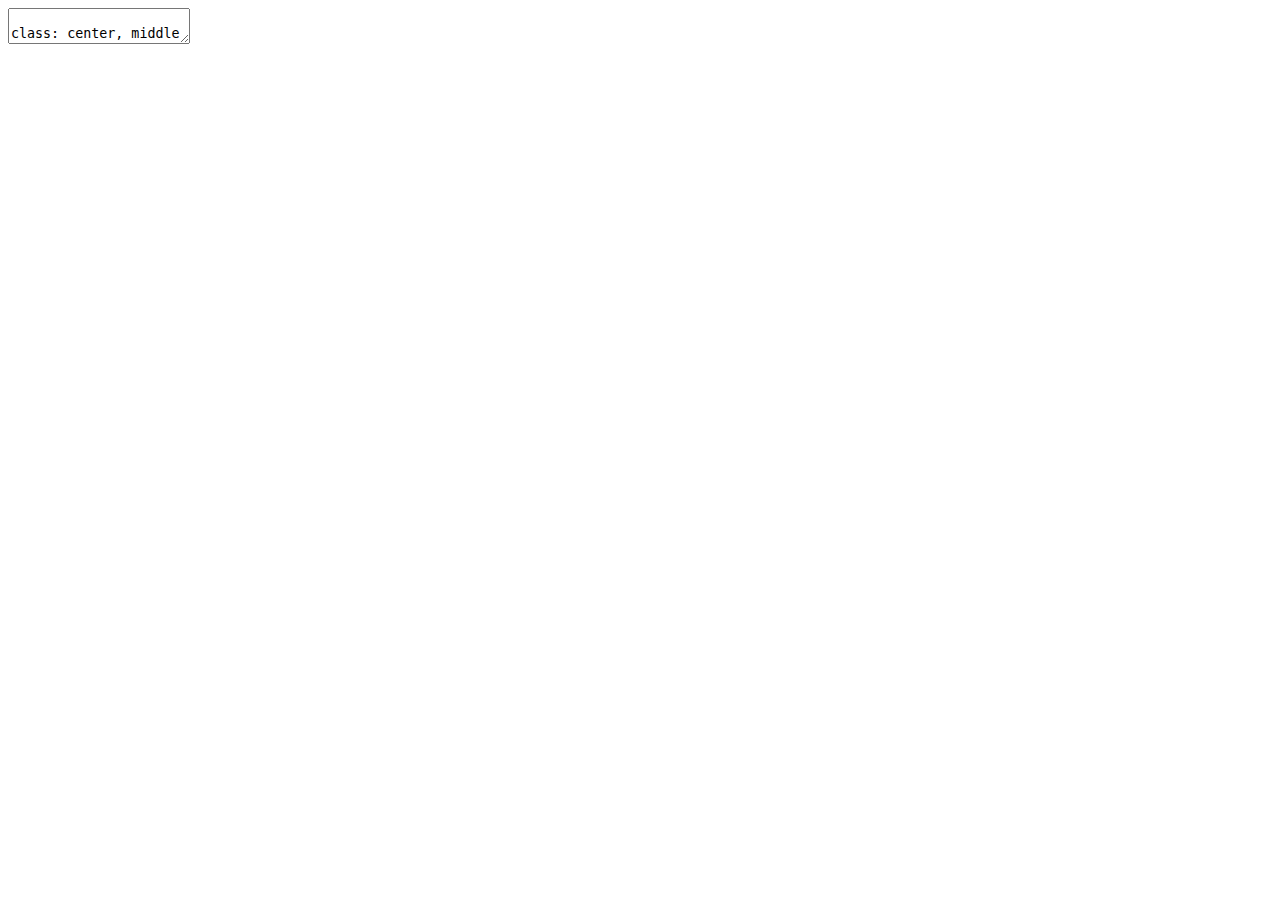
<file: pitch/index.html>
<!DOCTYPE html>
<html>
  <head>
    <meta charset="utf-8" />
    <title>Presentation Website Web Communication</title>
    <script src="https://remarkjs.com/downloads/remark-latest.min.js"></script>
  </head>
<style>

body {
    font-family: "Helvetica", "Arial", sans-serif;
    font-size: 20px;
}

.remark-slide-content {
    background: #f4f9ff;  
    color: #333;       
    padding: 2rem;
    font-size: 1.2em;
}

h1, h2, h3 {
    color: #003d75;   
}

ul li {
    margin: 0.4em 0;
}

.center, .middle {
    text-align: center;
}

pre, code {
    background: #ccc;
    border-radius: 4px;
    padding: 4px 6px;
}

hr {
    border: none;
    border-top: 2px solid #c3d4e6;
    margin: 1.5rem 0;
}

.tag-box {
  background: white;
  border: 1.5px solid #005EB8;
  border-radius: 6px;
  padding: 0.10em 0.10em;    
  margin: 0.4em 0.5em;          
  font-size: 0.70em;
  line-height: 1.35;        
  text-align: justify;    
  box-shadow: 0 1px 4px rgba(0, 94, 184, 0.08);
}

.info-box {
  background: rgba(0, 94, 184, 0.06);
  border-left: 3px solid #005EB8;
  padding: 0.6em 0.9em;
  margin: 0.4em 0.5em;
  font-size: 0.8em;
  line-height: 1.4;
  border-radius: 4px;
}

</style>

    <textarea id="source">

class: center, middle

# PROJECT 
# "Web Communication"

### <span style="font-size: 0.8em;">Folin Sara 59003A</span>  
### <span style="font-size: 0.8em;">University of Milan – Course "Web Communication" (2025/2026)</span>

---
.center[
# THE IDEA
]
The existing Studio SPP's webpage "https://www.studiosppsrl.it/home" shows several critical problems that affect both user experience and professional communication:
- **outdated layout** - design from early 2000s
- **limited visual hierarchy** - important info gets lost
- **inconsistent structure** - confusing navigation
- **irregular spacing** - unprofessional appearance


The idea behind the redesign was to create a **cleaner, more modern, and more user-friendly interface** that communicates reliability and clarity.

---
.center[
# TECHNOLOGY USED
]
<span style="font-size: 1.3em; font-weight: bold;">HTML</span> to structure the entire webpage and creating two html files: index.html as the main homepage and servizi/index.html as the services section 

.tag-box[
**Semantic structure:** `<header>`, `<nav>`, `<section>`, `<footer>`
]
.tag-box[
**Navigation with dropdown:** `<ul class="submenu">` nested inside `<li class="dropdown">`
]
.tag-box[
**Interactive links:** `<a href="tel:+390434873160">` 
for phone numbers `<a href="mailto:info@studiosppsrl.it">` for email
] 
.tag-box[
**Google Maps embed:** `<iframe>` for location display
]
.tag-box[
**Text formatting:** `<strong>`, `<em>`, `<i>`, `<b>` for emphasis `<ul>`, `<ol>`, `<li>` for lists
]

---

.center[
# TECHNOLOGY USED
]
<span style="font-size: 1.3em; font-weight: bold;">CSS</span> to style the page and define its visual identity, managing layout, colors, typography, spacing and responsive behavior.

.tag-box[
**Layout structure:** `display: flex`, `justify-content`, `align-items` for modern and flexible layouts
]

.tag-box[
**Responsive design:** `@media (max-width: 768px)` and `@media (max-width: 900px)` for mobile and tablet adaptation
]

.tag-box[
**Interactive navigation:** `.menu a::after` pseudo-element used to create an expanding underline animation on hover
]

.tag-box[
**Fixed elements:** `position: fixed` for the navigation bar and floating contact button
]

.tag-box[
**Transitions and effects:** `transition: 0.25s` applied to interactive elements for smoother user experience
]

---

.center[
# TECHNOLOGY USED
]
<span style="font-size: 1.3em; font-weight: bold;">JavaScript</span> to manage dynamic elements and user interaction, creating a floating contact button and an online request modal.

.tag-box[
**Dynamic DOM creation:** `document.createElement()` and `innerHTML` used to generate the floating button and contact modal directly via JavaScript
]

.tag-box[
**Event handling:** `addEventListener()` to manage button click, modal open/close and form submission
]

.tag-box[
**UX feedback:** timed confirmation message with `setTimeout()` and automatic reset of the form and interface
]

---
.center[
# LONG-TERM PLANS
]

In the long term, the goal is to **compare this data with the results generated through word-of-mouth communication.**

- transform it into a **measurable, data-driven** communication tool
- integrate **analytics tools** such as number of visitors, analyzing traffic sources, and measuring how long people stay on the page



    </textarea>

    <script>
      var slideshow = remark.create();
    </script>
  </body>
</html>
</file>
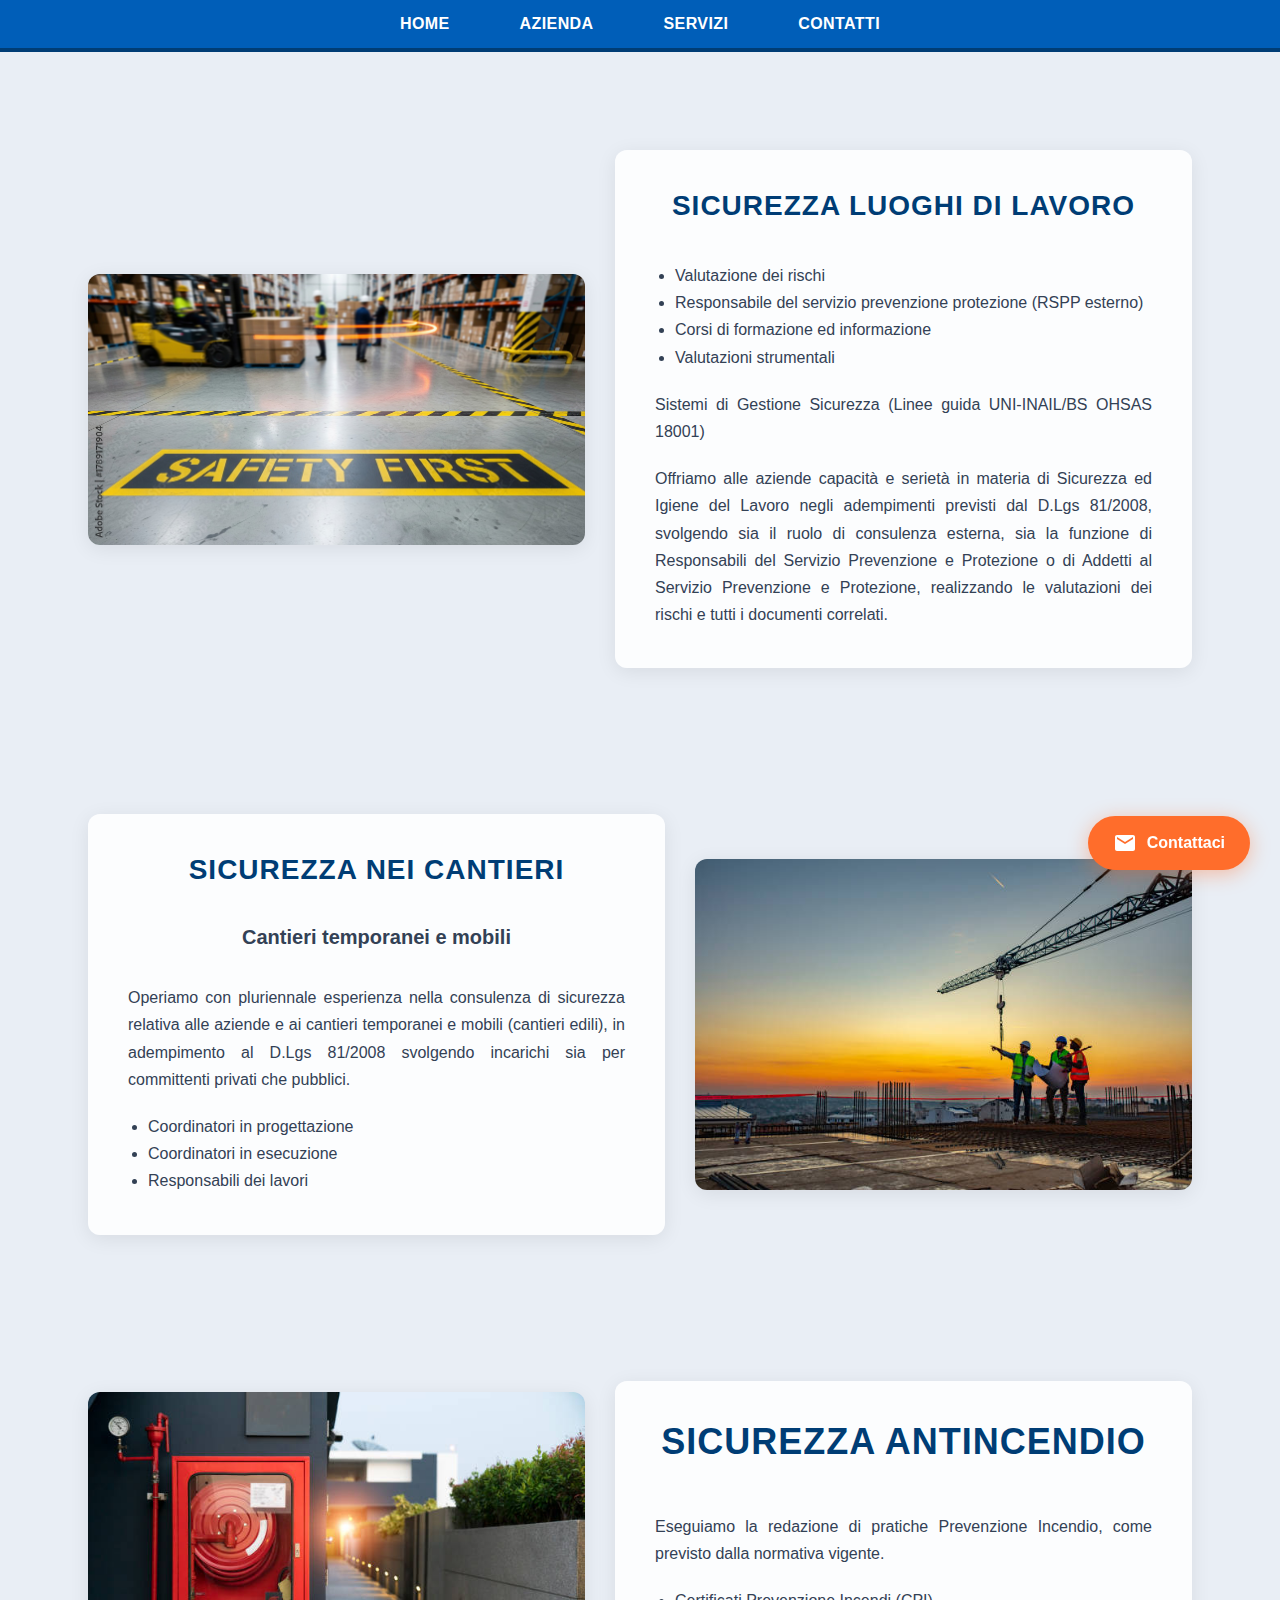
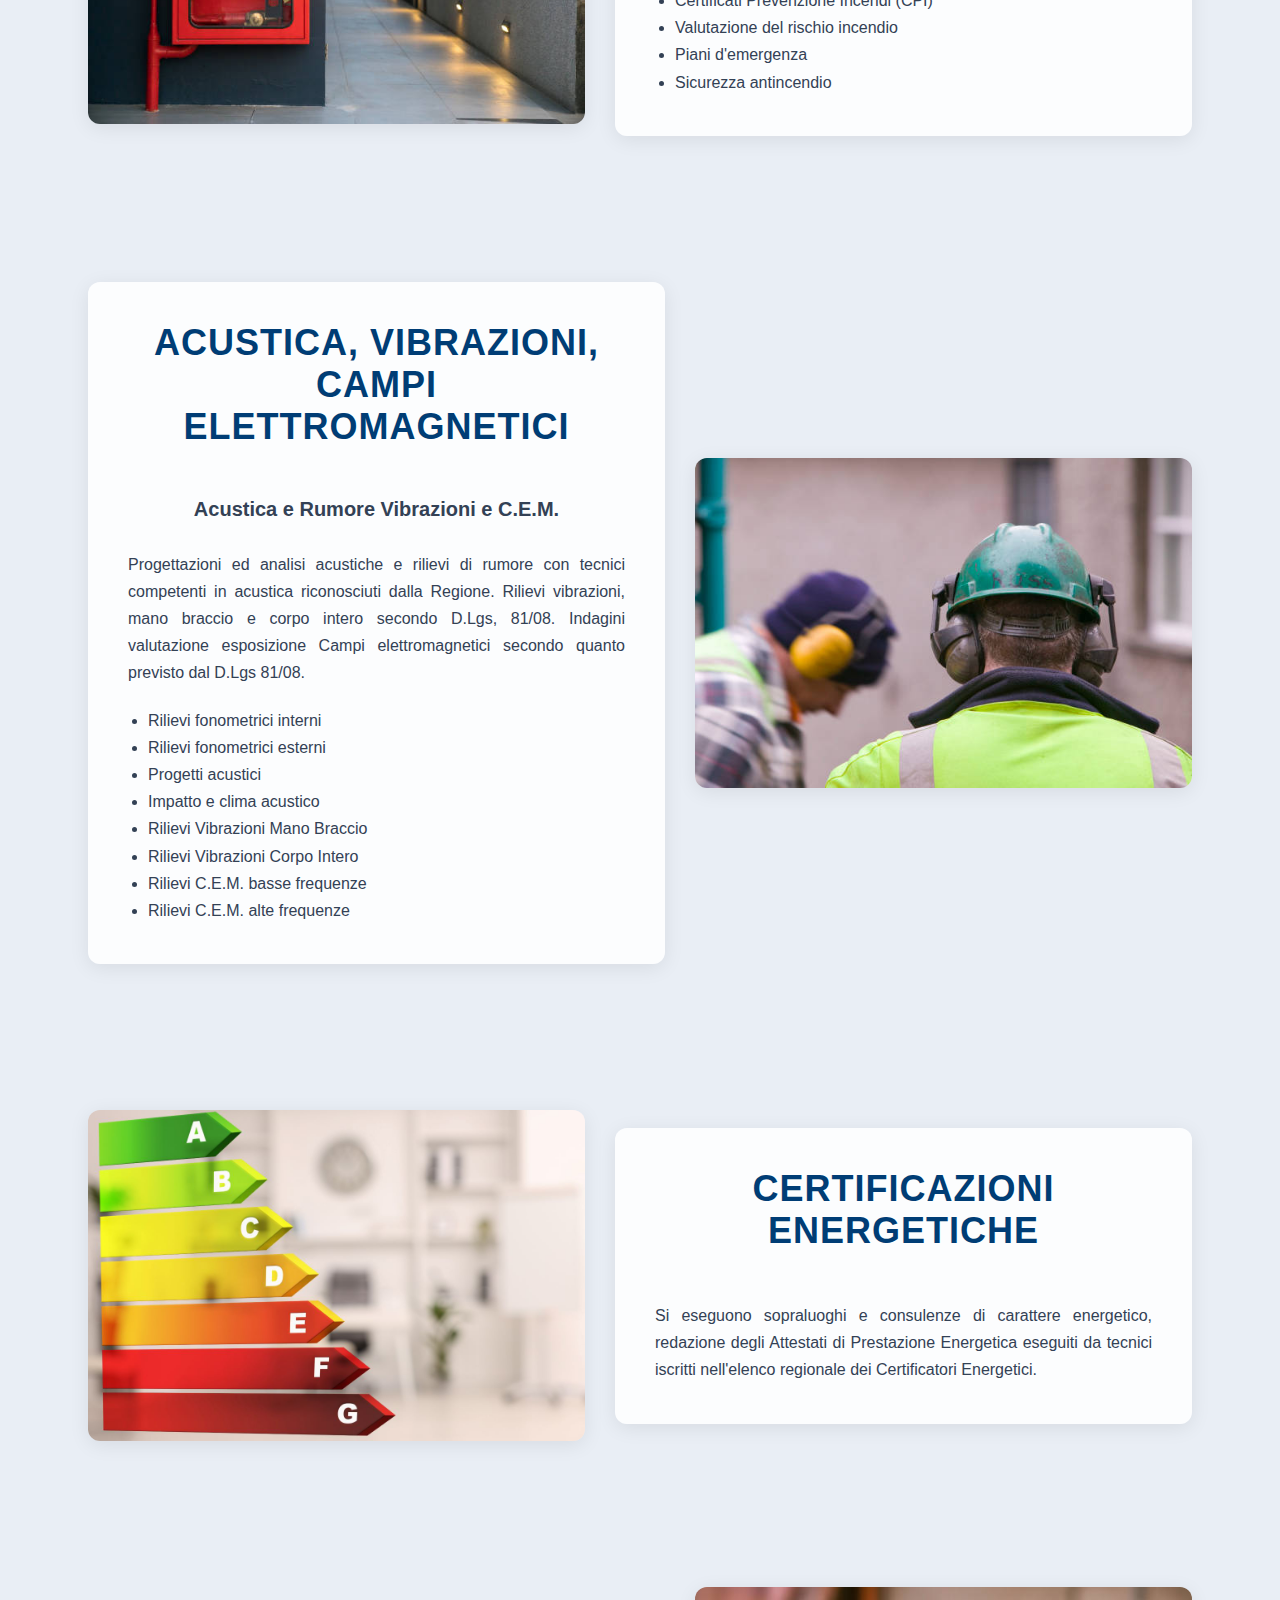
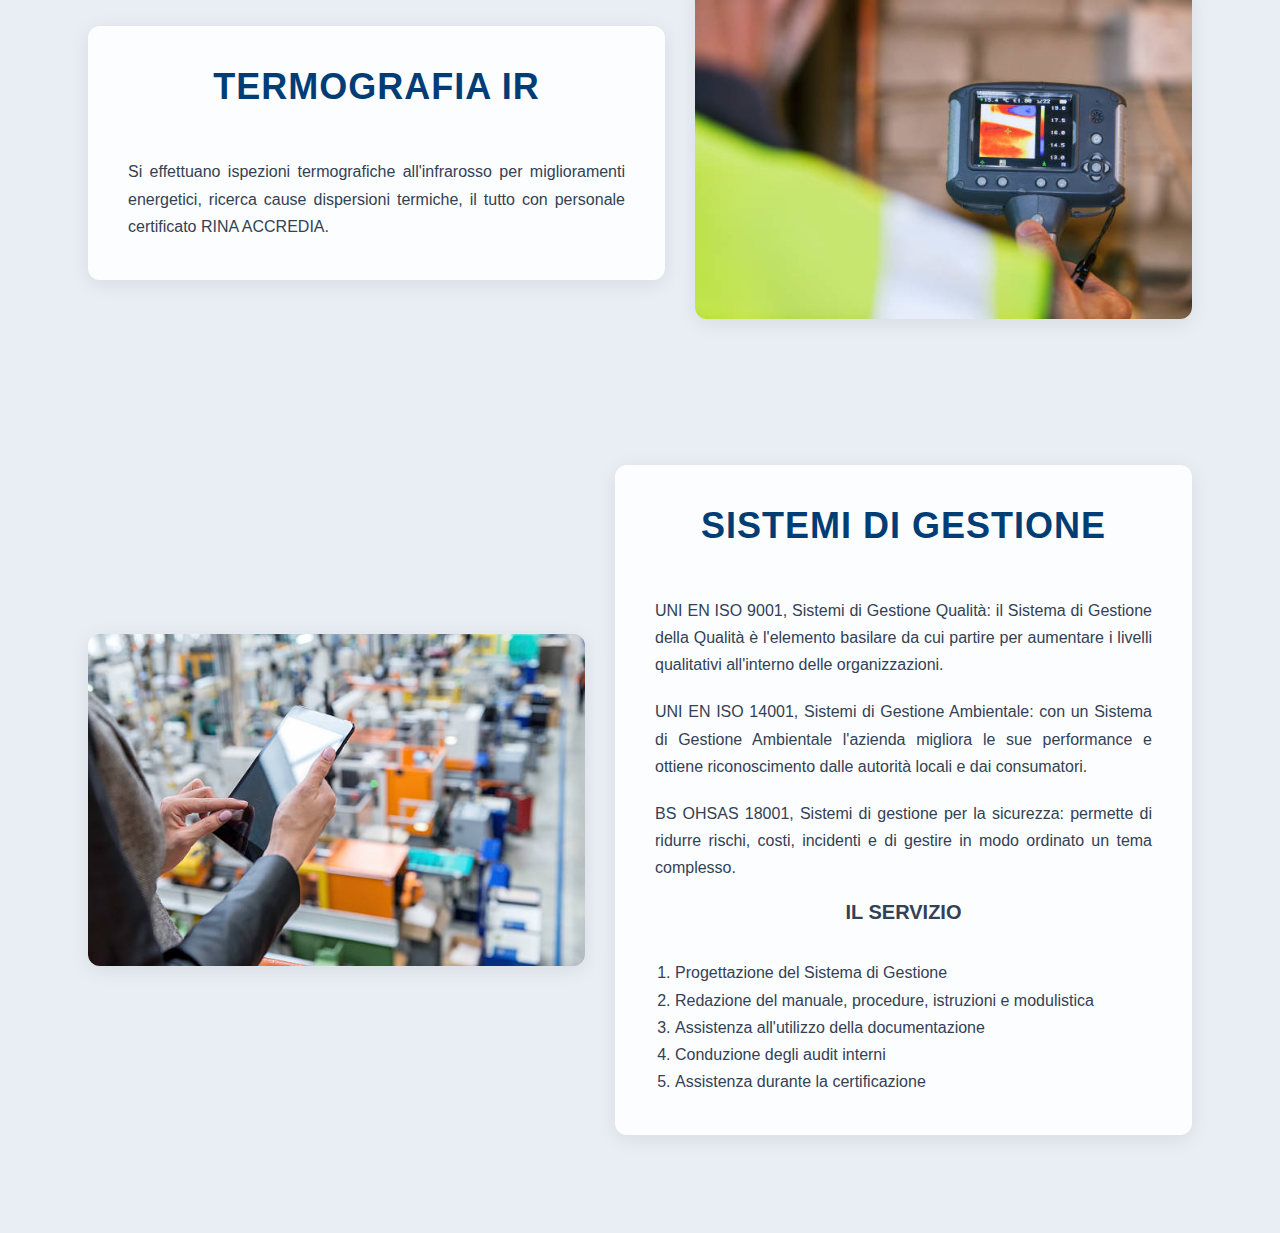
<file: servizi/index.html>
<!DOCTYPE html>
<html lang="it">
  <head>
  <meta charset="UTF-8">
  <meta name="viewport" content="width=device-width, initial-scale=1.0">
  <meta name="description" content="Servizi di sicurezza sul lavoro, cantieri, antincendio e certificazioni - Studio SPP">
  <title>Servizi - Studio SPP</title>
  <link rel="stylesheet" href="/css/main.css">
  <link rel="shortcut icon" href="/img/logo_tr.png" type="image/x-icon">
</head>

  <body>
    <nav>
      <ul class="menu">
        <li><a href="/index.html#HOME">HOME</a></li>        
        <li><a href="/index.html#AZIENDA">AZIENDA</a></li>

        <li class="dropdown active">
          <a href="/servizi/">SERVIZI</a>
          <ul class="submenu">
            <li><a href="/servizi/index.html#sicurezza-luoghi-lavoro">Sicurezza nei luoghi di lavoro</a></li>
            <li><a href="/servizi/index.html#sicurezza-cantieri">Sicurezza nei cantieri</a></li>
            <li><a href="/servizi/index.html#sicurezza-antincendio">Sicurezza antincendio</a></li>
            <li><a href="/servizi/index.html#acustica-vibrazioni-campi-elettromagnetici">Acustica, vibrazioni, campi elettromagnetici</a></li>
            <li><a href="/servizi/index.html#certificazioni-energetiche">Certificazioni energetiche</a></li>
            <li><a href="/servizi/index.html#termografia-ir">Termografia IR</a></li>
            <li><a href="/servizi/index.html#sistemi-gestione">Sistemi di gestione</a></li>
          </ul>
        </li>
        <li><a href="/index.html#CONTATTI">CONTATTI</a></li>
      </ul>
    </nav>

    <section id="sicurezza-luoghi-lavoro">
      <div class="servizi-content">
        
        <div class="servizi-image">
          <img src="/img/safety.png" alt="Sicurezza sul lavoro">
        </div>
        <div class="servizi-text">
          <h2>SICUREZZA LUOGHI DI LAVORO</h2>

          <ul class="lista">
            <li>Valutazione dei rischi</li>
            <li>Responsabile del servizio prevenzione protezione (RSPP esterno)</li>
            <li>Corsi di formazione ed informazione</li>
            <li>Valutazioni strumentali</li>
          </ul>

          <p>Sistemi di Gestione Sicurezza (Linee guida UNI-INAIL/BS OHSAS 18001)</p>

          <p>
            Offriamo alle aziende capacità e serietà in materia di Sicurezza ed Igiene del Lavoro 
            negli adempimenti previsti dal D.Lgs 81/2008, svolgendo sia il ruolo di consulenza esterna, 
            sia la funzione di Responsabili del Servizio Prevenzione e Protezione o di Addetti al 
            Servizio Prevenzione e Protezione, realizzando le valutazioni dei rischi e tutti i documenti correlati.
          </p>
        </div>
        
      </div>
    </section>

    <section id="sicurezza-cantieri">
      <div class="servizi-content">
        <div class="servizi-text">
          <h2>Sicurezza nei cantieri</h2>
          <h3>Cantieri temporanei e mobili</h3>

          <p>
            Operiamo con pluriennale esperienza nella consulenza di sicurezza relativa alle aziende e ai cantieri temporanei e mobili (cantieri edili), 
            in adempimento al D.Lgs 81/2008 svolgendo incarichi sia per committenti privati che pubblici.
          </p>

          <ul class="lista">
            <li>Coordinatori in progettazione</li>
            <li>Coordinatori in esecuzione</li>
            <li>Responsabili dei lavori</li>
          </ul>
        </div>

        <div class="servizi-image">
          <img src="/img/cantieri.png" alt="Sicurezza nei cantieri">
        </div>
      </div>
    </section>

    <section id="sicurezza-antincendio">
      <div class="servizi-content">
        <div class="servizi-image">
          <img src="/img/antincendio.png" alt="Sicurezza antincendio">
        </div>

        <div class="servizi-text">
          <h2>Sicurezza antincendio</h2>

          <p>
            Eseguiamo la redazione di pratiche Prevenzione Incendio, come previsto dalla normativa vigente.
          </p>

          <ul class="lista">
            <li>Certificati Prevenzione Incendi (CPI)</li>
            <li>Valutazione del rischio incendio</li>
            <li>Piani d'emergenza</li>
            <li>Sicurezza antincendio</li>
          </ul>
        </div>
      </div>
    </section>

    <section id="acustica-vibrazioni-campi-elettromagnetici">
      <div class="servizi-content">
        <div class="servizi-text">
          <h2>Acustica, vibrazioni, campi elettromagnetici</h2>
          <h3 class="sottotitolo-servizio">Acustica e Rumore Vibrazioni e C.E.M.</h3>
          <p>Progettazioni ed analisi acustiche e rilievi di rumore con tecnici competenti in acustica riconosciuti dalla Regione. Rilievi vibrazioni, mano braccio e corpo intero secondo D.Lgs, 81/08. Indagini valutazione esposizione Campi elettromagnetici secondo quanto previsto dal D.Lgs 81/08.</p>
          <ul class="lista">
            <li>Rilievi fonometrici interni</li>
            <li>Rilievi fonometrici esterni</li>
            <li>Progetti acustici</li>
            <li>Impatto e clima acustico</li>
            <li>Rilievi Vibrazioni Mano Braccio</li>
            <li>Rilievi Vibrazioni Corpo Intero</li>
            <li>Rilievi C.E.M. basse frequenze</li>
            <li>Rilievi C.E.M. alte frequenze</li>
          </ul>    
        </div>
        <div class="servizi-image">
          <img src="/img/rumore.png" alt="Acustica, Vibrazioni e Campi Elettromagnetici">
        </div>
      </div>
    </section>

    <section id="certificazioni-energetiche">
      <div class="servizi-content">
        <div class="servizi-image">
          <img src="/img/energy.png" alt="Certificazioni energetiche">
        </div>

        <div class="servizi-text">
          <h2>CERTIFICAZIONI ENERGETICHE</h2>
          <p>
            Si eseguono sopraluoghi e consulenze di carattere energetico, redazione degli Attestati
            di Prestazione Energetica eseguiti da tecnici iscritti nell'elenco regionale dei
            Certificatori Energetici.
          </p>
        </div>
      </div>
    </section>

    <section id="termografia-ir">
      <div class="servizi-content">
        <div class="servizi-text">
          <h2>TERMOGRAFIA IR</h2>
          <p>
            Si effettuano ispezioni termografiche all'infrarosso per miglioramenti energetici,
            ricerca cause dispersioni termiche, il tutto con personale certificato RINA ACCREDIA.
          </p>
        </div>

        <div class="servizi-image">
          <img src="/img/termo.png" alt="Termografia infrarosso">
        </div>
      </div>
    </section>

    <section id="sistemi-gestione">
      <div class="servizi-content">
        <div class="servizi-image">
          <img src="/img/gestione.png" alt="Sistemi di gestione">
        </div>

        <div class="servizi-text">
          <h2>SISTEMI DI GESTIONE</h2>

          <p>
            UNI EN ISO 9001, Sistemi di Gestione Qualità: il Sistema di Gestione della Qualità
            è l'elemento basilare da cui partire per aumentare i livelli qualitativi
            all'interno delle organizzazioni.
          </p>

          <p>
            UNI EN ISO 14001, Sistemi di Gestione Ambientale: con un Sistema di Gestione
            Ambientale l'azienda migliora le sue performance e ottiene riconoscimento
            dalle autorità locali e dai consumatori.
          </p>

          <p>
            BS OHSAS 18001, Sistemi di gestione per la sicurezza: permette di ridurre
            rischi, costi, incidenti e di gestire in modo ordinato un tema complesso.
          </p>

          <h3>IL SERVIZIO</h3>

          <ol class="lista-ordinata">
            <li>Progettazione del Sistema di Gestione</li>
            <li>Redazione del manuale, procedure, istruzioni e modulistica</li>
            <li>Assistenza all'utilizzo della documentazione</li>
            <li>Conduzione degli audit interni</li>
            <li>Assistenza durante la certificazione</li>
          </ol>
        </div>
      </div>
    </section>
    <script src="/js/main.js"></script>
  </body>
</html>
</file>
<file: css/main.css>
:root {
  --primary-blue: #005EB8;
  --dark-blue: #003d75;
  --light-bg: #e9eef5;
  --light-blue-bg: #f4f9ff;
  --text-gray: #334155;
  --white-transparent: rgba(255, 255, 255, 0.85);
  --accent-orange: #ff6d2b;
  --accent-orange-hover: #cc5722;
  --yellow-accent: #ffd966;
  
  --shadow-sm: 0 4px 20px rgba(0,0,0,0.08);
  --shadow-md: 0 6px 25px rgba(0,0,0,0.2);
  --border-radius: 12px;
  --transition: 0.3s ease;
}

* {
  margin: 0;
  padding: 0;
  box-sizing: border-box;
  font-family: "Inter", sans-serif;
}

body {
  background-color: var(--light-bg);
}

.menu {
  display: flex;
  justify-content: center;
  background-color: var(--primary-blue);
  padding: 15px 0;
  gap: 40px;
  border-bottom: 4px solid var(--dark-blue);
  list-style: none;
}

.menu li {
  margin: 0 15px;
  position: relative;
}

.menu a {
  font-family: 'Poppins', sans-serif;
  color: white;
  text-decoration: none;
  font-weight: bold;
  font-size: 16px;
  letter-spacing: 0.4px;
  position: relative;
  padding-bottom: 6px;
  transition: var(--transition);
}

.menu a::after {
  content: "";
  position: absolute;
  left: 0;
  bottom: 0;
  width: 0%;
  height: 3px;
  background-color: white;
  transition: width var(--transition);
}

.menu a:hover::after,
.menu a:focus::after {
  width: 100%;
}

.menu a:hover,
.menu a.active {
  text-decoration: underline;
}

.menu a:focus {
  outline: 2px solid white;
  outline-offset: 4px;
}

.menu .submenu {
  display: none;
  position: absolute;
  background: white;
  list-style: none;
  padding: 10px 0;
  margin: 0;
  border: 1px solid #ccc;
  box-shadow: var(--shadow-sm);
  z-index: 999;
  min-width: 200px;
}

.menu .dropdown:hover .submenu {
  display: block;
}

.menu .submenu a {
  color: black;
  display: block;
  padding: 8px 15px;
  white-space: nowrap;
}

.menu .submenu a:hover {
  background: var(--light-bg);
  text-decoration: underline;
  text-decoration-color: var(--dark-blue);
}

.hero {
  text-align: center;
  position: relative;
}

.hero-content {
  width: 100%;
  height: 470px;
  position: relative;
}

.hero-content img:first-child {
  display: block;
  width: 100%;
  height: 490px;
  object-fit: cover;
}

.hero-logo {
  position: absolute;
  top: 10px;
  right: 10px;
  width: 100px;
  height: auto;
  opacity: 0.95;
  z-index: 10;
}

.hero-text {
  position: absolute;
  top: 50%;
  right: 40px;
  transform: translateY(-50%);
  text-align: right;
  color: white;
  font-size: 2rem;
  text-shadow: 2px 2px 8px black;
  max-width: 40%;
}

.hero-text h1 {
  font-size: 3rem;
  margin: 0;
}

.hero-text p {
  font-size: 1rem;
  margin-top: 10px;
}

.home-section {
  width: 100%;
  margin: 50px 0;
}

.home-content {
  display: flex;
  justify-content: space-between;
  align-items: stretch;
  flex-wrap: wrap;
  gap: 2rem;
  padding: 3rem;
}

.home-text,
.home-image {
  flex: 1;
  min-width: 300px;
}

.home-text {
  display: flex;
  flex-direction: column;
  justify-content: center;
  gap: 20px;
  padding: 40px;
  background: var(--white-transparent);
  border-radius: var(--border-radius);
  box-shadow: var(--shadow-sm);
}

.home-text .main-title {
  font-size: 38px;
  font-weight: 700;
  color: var(--dark-blue);
  letter-spacing: 1px;
  text-transform: uppercase;
}

.home-text .sub-title {
  font-size: 20px;
  font-weight: 500;
  color: var(--text-gray);
  line-height: 1.4;
}

.home-text .text {
  font-size: 17px;
  color: var(--text-gray);
  line-height: 1.7;
  margin-top: 10px;
}

.home-image img {
  width: 100%;
  height: 100%;
  object-fit: cover;
  display: block;
  filter: grayscale(100%);
  border-radius: var(--border-radius);
  box-shadow: var(--shadow-sm);
}

#AZIENDA {
  width: 100%;
  padding: 60px 40px;
  display: flex;
  flex-direction: column;
  align-items: center;
}

#AZIENDA h2 {
  font-size: 36px;
  font-weight: 700;
  color: var(--dark-blue);
  text-transform: uppercase;
  letter-spacing: 1px;
  margin-bottom: 40px;
}

.azienda-text {
  max-width: 900px;
  display: flex;
  flex-direction: column;
  gap: 20px;
}

.azienda-text p {
  background: var(--white-transparent);
  padding: 25px 30px;
  border-radius: var(--border-radius);
  box-shadow: var(--shadow-sm);
  font-size: 17px;
  line-height: 1.7;
  color: var(--text-gray);
  text-align: justify;
}

#CLIENTI {
  width: 100%;
  padding: 60px 40px;
  display: flex;
  flex-direction: column;
  align-items: center;
  background: var(--light-blue-bg);
}

#CLIENTI h2 {
  font-size: 36px;
  font-weight: 700;
  color: var(--dark-blue);
  text-transform: uppercase;
  letter-spacing: 1px;
  margin-bottom: 40px;
  text-align: center;
}

.clients-container {
  overflow: hidden;
  width: 100%;
  position: relative;
}

.clients-track {
  display: flex;
  gap: 40px;
  align-items: center;
  white-space: nowrap;
}

.clients-track img {
  height: 80px;
  object-fit: contain;
  transition: transform var(--transition);
}

.clients-track img:hover {
  transform: scale(1.1);
}

#sicurezza-luoghi-lavoro,
#sicurezza-cantieri,
#sicurezza-antincendio,
#acustica-vibrazioni-campi-elettromagnetici,
#certificazioni-energetiche,
#termografia-ir,
#sistemi-gestione {
  width: 100%;
  margin: 50px 0;
  display: flex;
  flex-direction: column;
  align-items: center;
}

.servizi-content {
  display: flex;
  justify-content: center;
  align-items: center;
  flex-wrap: wrap;
  gap: 30px;
  padding: 3rem;
  width: 100%;
  max-width: 1200px;
}

.servizi-image {
  flex: 1;
  min-width: 300px;
}

.servizi-image img {
  width: 100%;
  height: auto;
  object-fit: contain;
  display: block;
  border-radius: var(--border-radius);
  box-shadow: var(--shadow-sm);
}

.servizi-text {
  flex: 1;
  min-width: 300px;
  display: flex;
  flex-direction: column;
  gap: 20px;
  padding: 40px;
  background: var(--white-transparent);
  border-radius: var(--border-radius);
  box-shadow: var(--shadow-sm);
}

.servizi-text h2 {
  font-size: 28px;
  font-weight: 700;
  color: var(--dark-blue);
  letter-spacing: 1px;
  text-transform: uppercase;
  text-align: center;
  margin-bottom: 20px;
}

.servizi-text h3 {
  font-size: 20px;
  font-weight: 600;
  color: var(--text-gray);
  text-align: center;
  margin-bottom: 15px;
}

.servizi-text p,
.lista li,
.lista-ordinata li {
  font-size: 16px;
  color: var(--text-gray);
  line-height: 1.7;
  text-align: justify;
}

.lista li,
.lista-ordinata li {
  margin-left: 20px;
}

#sistemi-gestione h2,
#certificazioni-energetiche h2,
#termografia-ir h2,
#sicurezza-antincendio h2,
#acustica-vibrazioni-campi-elettromagnetici h2 {
  font-size: 36px;
  margin-bottom: 30px;
}

#acustica-vibrazioni-campi-elettromagnetici .sottotitolo-servizio {
  font-size: 20px;
  font-weight: 600;
  color: var(--text-gray);
  text-align: center;
  margin-bottom: 10px;
}

#CONTATTI {
  background: var(--primary-blue);
  color: white;
  padding: 50px 20px;
  margin-top: auto;
}

.footer-content {
  display: flex;
  flex-wrap: wrap;
  justify-content: space-between;
  gap: 30px;
  max-width: 1200px;
  margin: 0 auto;
  align-items: flex-start;
}

.footer-info {
  flex: 1 1 350px;
  align-self: center;
}

.footer-info h2 {
  font-size: 32px;
  margin-bottom: 20px;
  letter-spacing: 1px;
  text-transform: uppercase;
}

.footer-info p {
  margin: 10px 0;
  font-size: 16px;
  line-height: 1.6;
}

.footer-info a {
  color: var(--yellow-accent);
  text-decoration: none;
  transition: var(--transition);
}

.footer-info a:hover,
.footer-info a:focus {
  text-decoration: underline;
}

.footer-logo {
  margin: 15px 0 0 auto;
  width: 60px;
  height: auto;
  opacity: 0.95;
}

.footer-map {
  flex: 1 1 400px;
  border-radius: var(--border-radius);
  overflow: hidden;
  box-shadow: var(--shadow-md);
}

.floating-contact-btn {
  position: fixed;
  bottom: 30px;
  right: 30px;
  background: var(--accent-orange);
  color: white;
  border: none;
  border-radius: 50px;
  padding: 15px 25px;
  display: flex;
  align-items: center;
  gap: 10px;
  font-size: 16px;
  font-weight: 600;
  cursor: pointer;
  box-shadow: 0 4px 20px rgba(255, 109, 43, 0.4);
  transition: all var(--transition);
  z-index: 999;
}

.floating-contact-btn:hover,
.floating-contact-btn:focus {
  background: var(--accent-orange-hover);
  transform: translateY(-3px);
  box-shadow: 0 6px 25px rgba(255, 109, 43, 0.5);
}

.floating-contact-btn:focus {
  outline: 3px solid white;
  outline-offset: 2px;
}

.floating-contact-btn svg {
  width: 24px;
  height: 24px;
}

.contact-modal {
  position: fixed;
  top: 0;
  left: 0;
  width: 100%;
  height: 100%;
  background: rgba(0, 0, 0, 0.7);
  display: flex;
  align-items: center;
  justify-content: center;
  z-index: 9999;
  opacity: 0;
  visibility: hidden;
  transition: all var(--transition);
}

.contact-modal.active {
  opacity: 1;
  visibility: visible;
}

.modal-content {
  background: white;
  border-radius: 16px;
  padding: 40px;
  max-width: 600px;
  width: 90%;
  max-height: 90vh;
  overflow-y: auto;
  position: relative;
  transform: translateY(-50px);
  transition: transform var(--transition);
}

.contact-modal.active .modal-content {
  transform: translateY(0);
}

.modal-close {
  position: absolute;
  top: 15px;
  right: 15px;
  background: none;
  border: none;
  font-size: 32px;
  color: #666;
  cursor: pointer;
  width: 40px;
  height: 40px;
  display: flex;
  align-items: center;
  justify-content: center;
  border-radius: 50%;
  transition: all var(--transition);
}

.modal-close:hover,
.modal-close:focus {
  background: #f0f0f0;
  color: var(--primary-blue);
}

.modal-content h2 {
  color: var(--dark-blue);
  margin-bottom: 30px;
  font-size: 28px;
  text-align: center;
}

.form-group {
  margin-bottom: 20px;
}

.form-group label {
  display: block;
  margin-bottom: 8px;
  color: var(--text-gray);
  font-weight: 600;
  font-size: 14px;
}

.form-group input,
.form-group select,
.form-group textarea {
  width: 100%;
  padding: 12px 15px;
  border: 2px solid #e2e8f0;
  border-radius: 8px;
  font-size: 16px;
  font-family: 'Inter', sans-serif;
  transition: all var(--transition);
}

.form-group input:focus,
.form-group select:focus,
.form-group textarea:focus {
  outline: none;
  border-color: var(--primary-blue);
  box-shadow: 0 0 0 3px rgba(0, 94, 184, 0.1);
}

.form-group textarea {
  resize: vertical;
  min-height: 100px;
}

.submit-btn {
  width: 100%;
  background: var(--dark-blue);
  color: white;
  border: none;
  padding: 15px 30px;
  border-radius: 8px;
  font-size: 18px;
  font-weight: 600;
  cursor: pointer;
  transition: all var(--transition);
}

.submit-btn:hover {
  background: var(--primary-blue);
  transform: translateY(-2px);
  box-shadow: 0 4px 15px rgba(0, 94, 184, 0.3);
}

.submit-btn:focus {
  outline: 3px solid var(--primary-blue);
  outline-offset: 2px;
}

.submit-btn:disabled {
  background: #ccc;
  cursor: not-allowed;
  transform: none;
}

.success-message {
  text-align: center;
  padding: 40px 20px;
}

.success-message svg {
  margin-bottom: 20px;
}

.success-message h3 {
  color: #10b981;
  font-size: 24px;
  margin-bottom: 10px;
}

.success-message p {
  color: #666;
  font-size: 16px;
}

@media (max-width: 900px) {
  .servizi-content {
    flex-direction: column;
    padding: 1.5rem;
  }

  .servizi-image,
  .servizi-text {
    min-width: 100%;
  }
}

@media (max-width: 768px) {
  .menu {
    gap: 20px;
    flex-wrap: wrap;
    padding: 10px;
  }

  .menu li {
    margin: 0 5px;
  }

  .hero-text {
    max-width: 60%;
    right: 20px;
  }

  .hero-text h1 {
    font-size: 2rem;
  }

  .hero-logo {
    width: 70px;
  }

  .home-content {
    flex-direction: column;
    padding: 1.5rem;
  }

  .home-text,
  .home-image {
    min-width: 100%;
  }

  .home-image {
    height: 300px;
  }

  .floating-contact-btn span {
    display: none;
  }

  .floating-contact-btn {
    padding: 15px;
    border-radius: 50%;
  }

  .modal-content {
    padding: 30px 20px;
  }
}

@media (max-width: 480px) {
  .hero-text {
    max-width: 80%;
    font-size: 1.2rem;
  }

  .hero-text h1 {
    font-size: 1.5rem;
  }

  .menu a {
    font-size: 14px;
  }

  .home-text .main-title {
    font-size: 28px;
  }

  .home-text .sub-title {
    font-size: 16px;
  }
}
</file>
